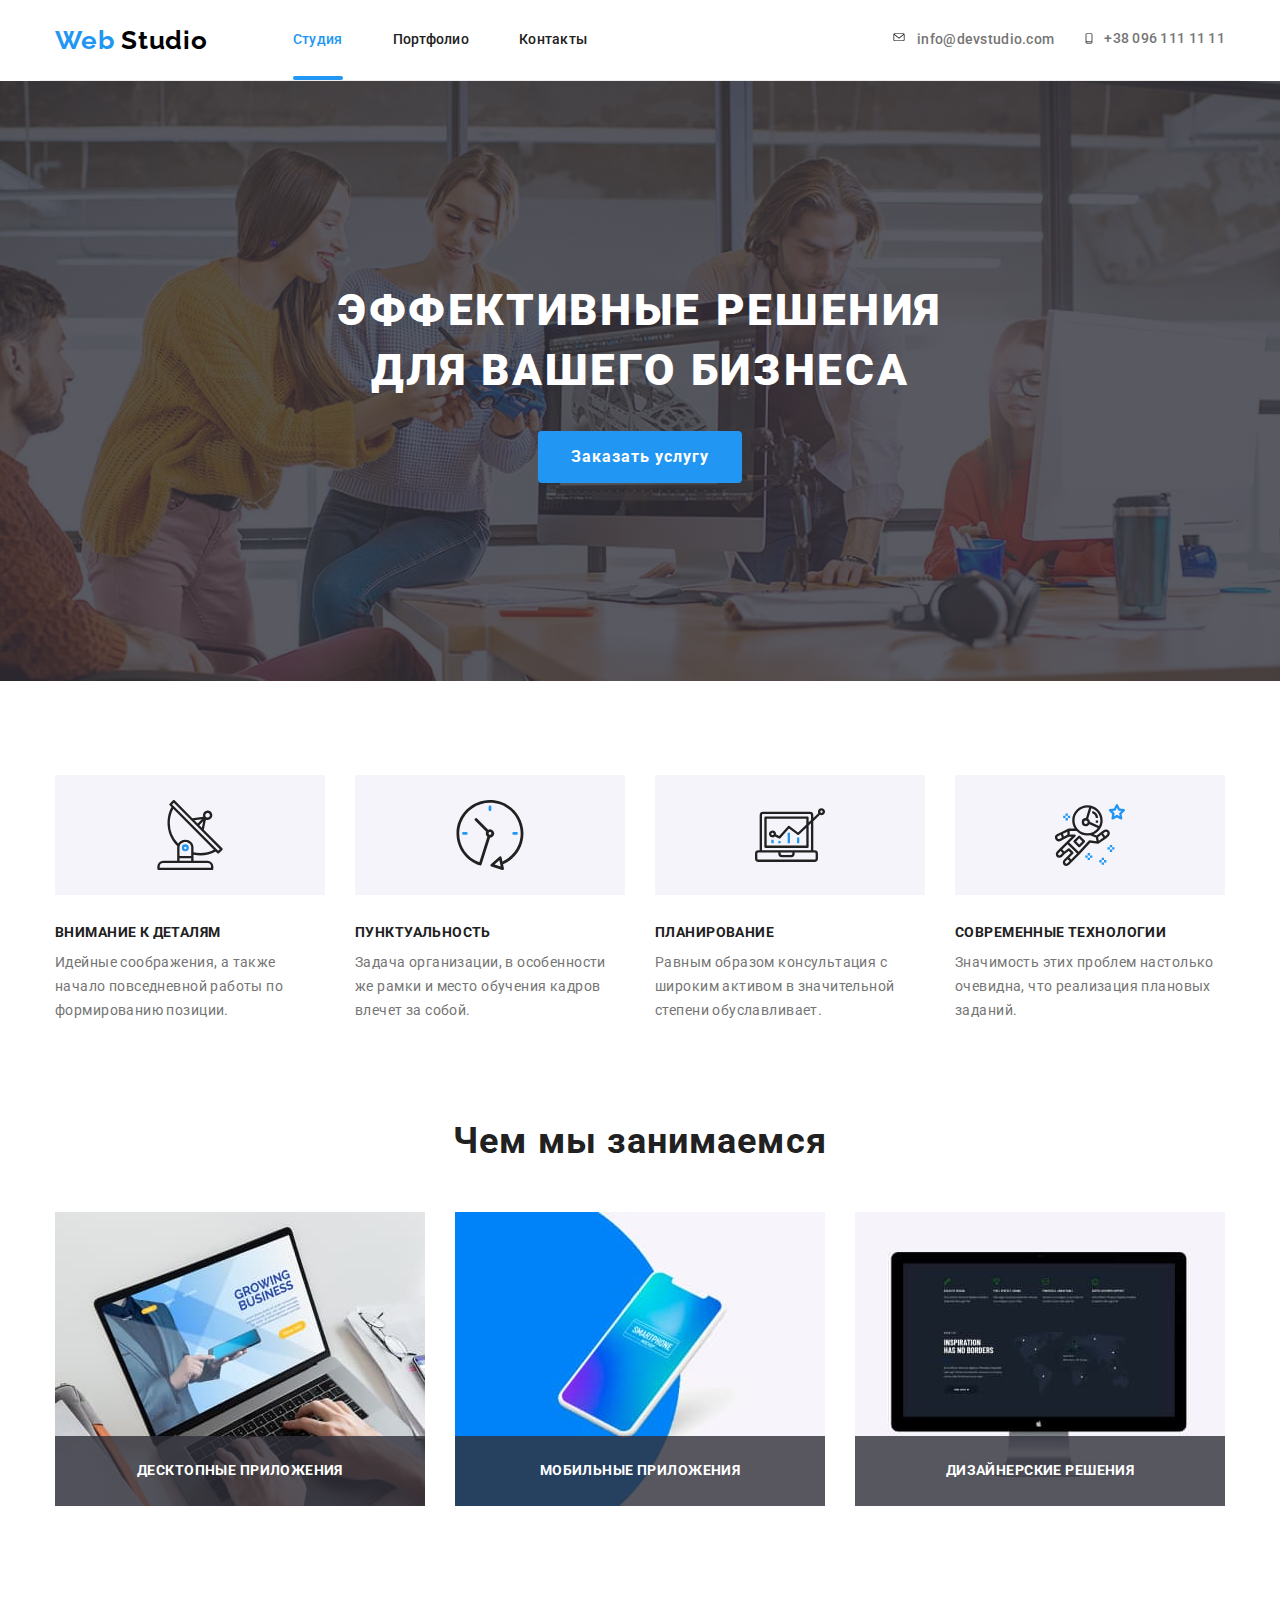
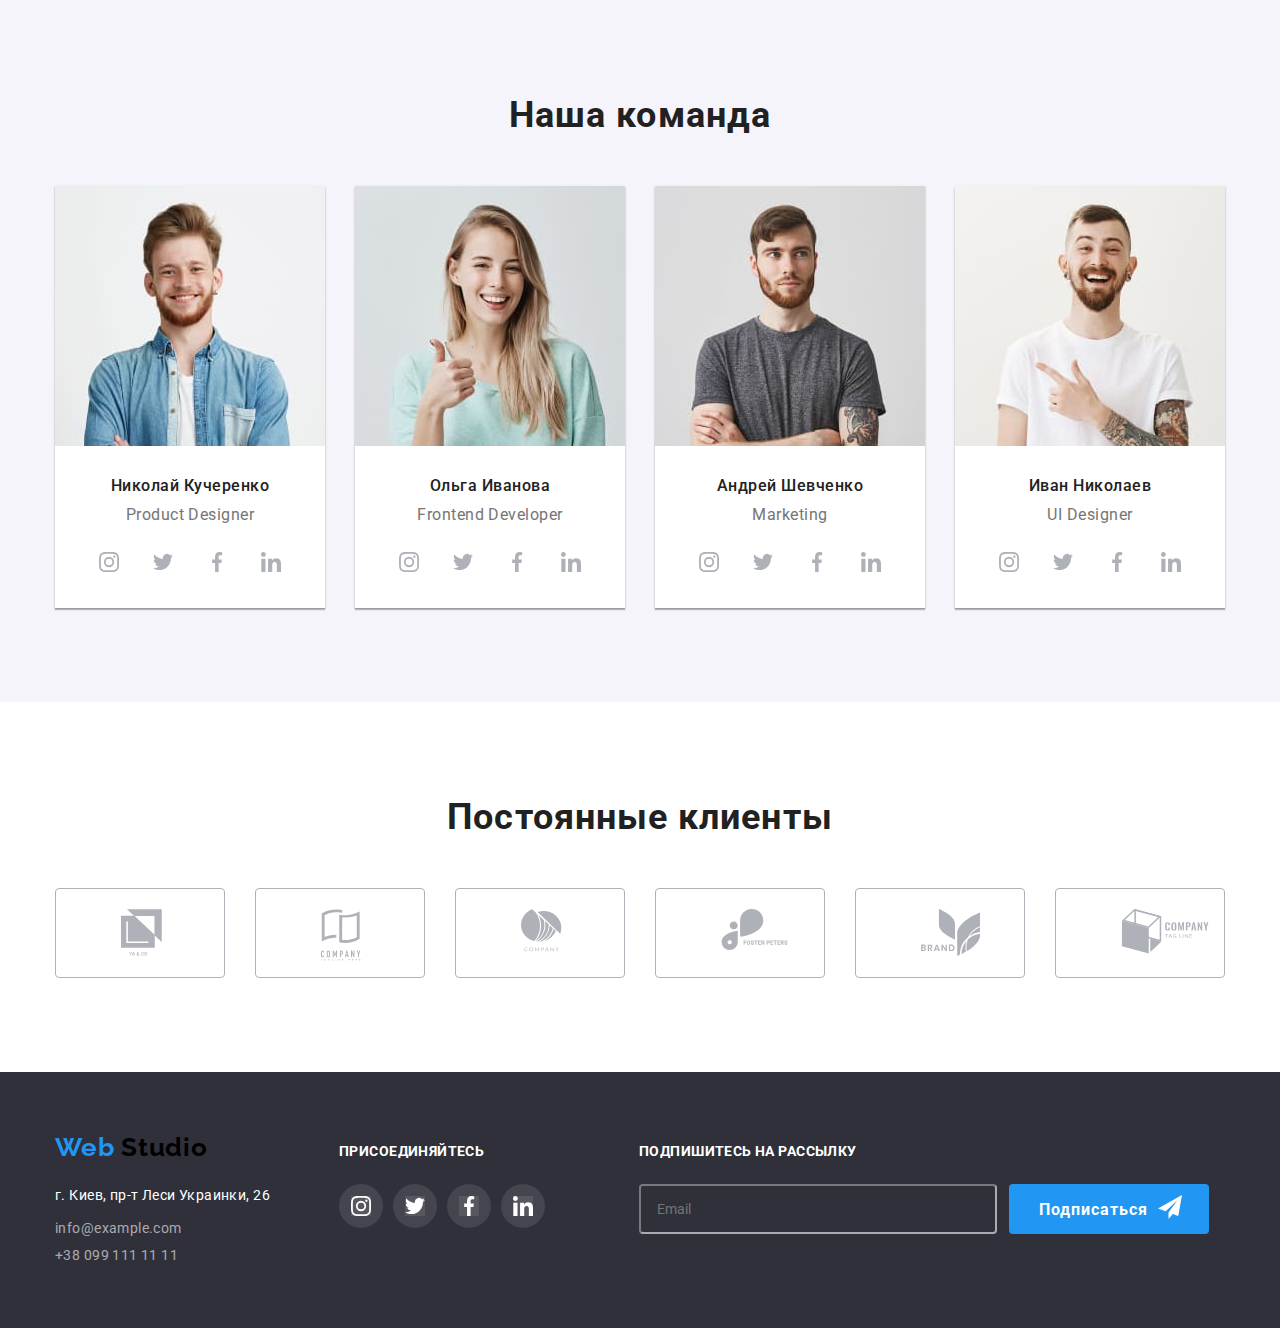
<file: index.html>
<!DOCTYPE html>
<html lang="ru">
  <head>
    <meta charset="UTF-8" />
    <meta name="viewport" content="width=device-width, initial-scale=1.0" />
    <title>Document</title>
    <link
      href="https://fonts.googleapis.com/css2?family=Raleway:wght@700&family=Roboto:wght@400;500;700;900&display=swap"
      rel="stylesheet"
    />
    <link
      rel="stylesheet"
      href="https://cdnjs.cloudflare.com/ajax/libs/modern-normalize/0.6.0/modern-normalize.min.css"
    />
    <link rel="stylesheet" href="./css/styles.css" />
  </head>
  <body class="page">
    <!--Шапка сайта-->

    <header>
      <div class="main container">
        <nav class="nav">
          <a href="" class="logo"><span class="aktcent">Web</span> Studio</a>
          <ul class="site-nav list">
            <li class="item">
              <a href="" class="link-nav current">Студия</a>
            </li>
            <li class="item">
              <a href="./portfolio.html" class="link-nav">Портфолио</a>
            </li>
            <li class="item">
              <a href="" class="link-nav">Контакты</a>
            </li>
          </ul>
        </nav>
        <ul class="contact list">
          <li class="item">
            <a href="" class="link-contact">
              <svg class="email-icon">
                <use href="./img/sprite.svg#icon-envelope">
                </use>
              </svg>
              info@devstudio.com</a>
          </li>
          <li class="item">
            <a href="" class="link-contact">
              <svg class="smartphone-icon">
                <use href="./img/sprite.svg#icon-smartphone">

                </use>
              </svg>
              +38 096 111 11 11</a>
          </li>
        </ul>
      </div>
    </header>

    <main>
      <!--Наша компания-->
      <section class="company">
        <div class="container company-item">
          <h1 class="company-title container">
            Эффективные решения для вашего бизнеса
          </h1>
          <button class="button" data-open-modal>Заказать услугу</button>
          <!-- <a href="" class="button" data-open-modal>Заказать услугу</a> -->
        </div>
      </section>

      <!--Идейные соображения-->
      <section class="advantage section">
        <div class="container advantage-info">

          <ul class="list advantage-item">
            <li class="advantages">
              <div class="advantages-card">
              <svg class="advantages-icon" width=70px height=70px>
                <use href="./img/sprite.svg#icon-antenna">
                </use>
              </svg>
              </div>
              <h3 class="section-subtitle">Внимание к деталям</h3>
              <p class="advantage-text">
                Идейные соображения, а также начало повседневной работы по
                формированию позиции.
              </p>
            </li>
            <li class="advantages">
              <div class="advantages-card">
                <svg class="advantages-icon" width=70px height=70px>
                  <use href="./img/sprite.svg#icon-clock">
                  </use>
                </svg>
              </div>
              <h3 class="section-subtitle">Пунктуальность</h3>
              <p class="advantage-text">
                Задача организации, в особенности же рамки и место обучения
                кадров влечет за собой.
              </p>
            </li>
            <li class="advantages">
              <div class="advantages-card">
                <svg class="advantages-icon" width=70px height=70px>
                  <use href="./img/sprite.svg#icon-diagram">
                  </use>
                </svg>
              </div>
              <h3 class="section-subtitle">Планирование</h3>
              <p class="advantage-text">
                Равным образом консультация с широким активом в значительной
                степени обуславливает.
              </p>
            </li>
            <li class="advantages">
              <div class="advantages-card">
                <svg class="advantages-icon" width=70px height=70px>
                  <use href="./img/sprite.svg#icon-astronaut">
                  </use>
                </svg>
              </div>
              <h3 class="section-subtitle">Современные технологии</h3>
              <p class="advantage-text">
                Значимость этих проблем настолько очевидна, что реализация
                плановых заданий.
              </p>
            </li>
          </ul>
        </div>
      </section>

      <!--Чем мы занимаемся-->
      <section class="aboutus section">
        <div class="container">
          <h2 class="section-title">Чем мы занимаемся</h2>
          <ul class="list aboutus-item">
            <li class="product">
              <img
                class="product-image"
                src="./img/img5.jpg"
                alt="Ноутбук"
                width="370"
              />
              <p class="list-item-aboutus">Десктопные приложения</p>
            </li>
            <li class="product">
              <img
                class="product-image"
                src="./img/img6.jpg"
                alt="Мобильный телефон"
                width="370"
              />
              <p class="list-item-aboutus">Мобильные приложения</p>
            </li>
            <li class="product">
              <img
                class="product-image"
                src="./img/img7.jpg"
                alt="Монитор"
                width="370"
              />
              <p class="list-item-aboutus">Дизайнерские решения</p>
            </li>
          </ul>
        </div>
      </section>

      <!--Наша команда-->
      <section class="our-team section">
        <div class="container">
          <h2 class="section-title">Наша команда</h2>
          <ul class="list team-person">
            <li class="person-item">
              <img
                class="team-photo"
                src="./img/img8.jpg"
                alt="Фото Николая Кучеренко"
                width="270"
              />
              <h3 class="team-title">Николай Кучеренко</h3>
              <p class="team-text">Product Designer</p>
              <ul class="list social-link">
                <li class="social-link-list ">
                  <a href="" class="icon-social-link" aria-label="Ссылка на Инстаграм">
                    <svg width=20px height=20px>
                      <use href="./img/sprite.svg#icon-insta">
                      </use>
                    </svg>
                  </a>
                </li>
                <li class="social-link-list ">
                  <a href="" class="icon-social-link" aria-label="Ссылка на Твиттер">
                    <svg width=20px height=20px>
                      <use href="./img/sprite.svg#icon-twitt">
                      </use>
                    </svg>
                  </a>
                </li>
                <li class="social-link-list ">
                  <a href="" class="icon-social-link" aria-label="Ссылка на Фейсбук">
                    <svg width=20px height=20px>
                      <use href="./img/sprite.svg#icon-faceb">
                      </use>
                    </svg>
                  </a>
                </li>
                <li class="social-link-list">
                  <a href="" class="icon-social-link" aria-label="Ссылка на Линкедин">
                    <svg width=20px height=20px>
                      <use href="./img/sprite.svg#icon-linkedin">
                      </use>
                    </svg>
                  </a>
                </li>
              </ul>
            </li>
            <li class="person-item">
              <img
                class="team-photo"
                src="./img/img9.jpg"
                alt="Фото Ольги Ивановой"
                width="270"
              />
              <h3 class="team-title">Ольга Иванова</h3>
              <p class="team-text">Frontend Developer</p>
              <ul class="list social-link">
                <li class="social-link-list ">
                  <a href="" class="icon-social-link" aria-label="Ссылка на Инстаграм">
                    <svg width=20px height=20px>
                      <use href="./img/sprite.svg#icon-insta">
                      </use>
                    </svg>
                  </a>
                </li>
                <li class="social-link-list ">
                  <a href="" class="icon-social-link" aria-label="Ссылка на Твиттер">
                    <svg width=20px height=20px>
                      <use href="./img/sprite.svg#icon-twitt">
                      </use>
                    </svg>
                  </a>
                </li>
                <li class="social-link-list ">
                  <a href="" class="icon-social-link" aria-label="Ссылка на Фейсбук">
                    <svg width=20px height=20px>
                      <use href="./img/sprite.svg#icon-faceb">
                      </use>
                    </svg>
                  </a>
                </li>
                <li class="social-link-list">
                  <a href="" class="icon-social-link" aria-label="Ссылка на Линкедин">
                    <svg width=20px height=20px>
                      <use href="./img/sprite.svg#icon-linkedin">
                      </use>
                    </svg>
                  </a>
                </li>
              </ul>
            </li>
            <li class="person-item">
              <img
                class="team-photo"
                src="./img/img10.jpg"
                alt="Фото Андрея Шевченко"
                width="270"
              />
              <h3 class="team-title">Андрей Шевченко</h3>
              <p class="team-text">Marketing</p>
              <ul class="list social-link">
                <li class="social-link-list ">
                  <a href="" class="icon-social-link" aria-label="Ссылка на Инстаграм">
                    <svg width=20px height=20px>
                      <use href="./img/sprite.svg#icon-insta">
                      </use>
                    </svg>
                  </a>
                </li>
                <li class="social-link-list ">
                  <a href="" class="icon-social-link" aria-label="Ссылка на Твиттер">
                    <svg width=20px height=20px>
                      <use href="./img/sprite.svg#icon-twitt">
                      </use>
                    </svg>
                  </a>
                </li>
                <li class="social-link-list ">
                  <a href="" class="icon-social-link" aria-label="Ссылка на Фейсбук">
                    <svg width=20px height=20px>
                      <use href="./img/sprite.svg#icon-faceb">
                      </use>
                    </svg>
                  </a>
                </li>
                <li class="social-link-list">
                  <a href="" class="icon-social-link" aria-label="Ссылка на Линкедин">
                    <svg width=20px height=20px>
                      <use href="./img/sprite.svg#icon-linkedin">
                      </use>
                    </svg>
                  </a>
                </li>
              </ul>
            </li>
            <li class="person-item">
              <img
                class="team-photo"
                src="./img/img11.jpg"
                alt="Фото Ивана Николаева"
                width="270"
              />
              <h3 class="team-title">Иван Николаев</h3>
              <p class="team-text">UI Designer</p>
              <ul class="list social-link">
                <li class="social-link-list ">
                  <a href="" class="icon-social-link" aria-label="Ссылка на Инстаграм">
                    <svg width=20px height=20px>
                      <use href="./img/sprite.svg#icon-insta">
                      </use>
                    </svg>
                  </a>
                </li>
                <li class="social-link-list ">
                  <a href="" class="icon-social-link" aria-label="Ссылка на Твиттер">
                    <svg width=20px height=20px>
                      <use href="./img/sprite.svg#icon-twitt">
                      </use>
                    </svg>
                  </a>
                </li>
                <li class="social-link-list ">
                  <a href="" class="icon-social-link" aria-label="Ссылка на Фейсбук">
                    <svg width=20px height=20px>
                      <use href="./img/sprite.svg#icon-faceb">
                      </use>
                    </svg>
                  </a>
                </li>
                <li class="social-link-list">
                  <a href="" class="icon-social-link" aria-label="Ссылка на Линкедин">
                    <svg width=20px height=20px>
                      <use href="./img/sprite.svg#icon-linkedin">
                      </use>
                    </svg>
                  </a>
                </li>
              </ul>
        </div>
      </section>

      <!--Постоянные клиенты-->
      <section class="customers">
        <div class="container">
          <h2 class="section-title">Постоянные клиенты</h2>
          <ul class="list customers-list">
            <li class="item">
              <a class="button-customers" href=""
                ><svg  width=45px height=50px>
                  <use  href="./img/sprite.svg#icon-logo1"></use>
                </svg>
              </a>
            </li>
            <li class="item">
              <a class="button-customers" href="">
                <svg width=40px height=52px>
                  <use href="./img/sprite.svg#icon-logo2"></use>
                </svg>
              </a>
            </li>
            <li class="item">
              <a class="button-customers" href="">
                <svg width=41px height=43px>
                  <use href="./img/sprite.svg#icon-logo3"></use>
                </svg>
              </a>
            </li>
            <li class="item">
              <a class="button-customers" href="">
                <svg width=80px height=42px>
                  <use href="./img/sprite.svg#icon-logo4"></use>
                </svg>
              </a>
            </li>
            <li class="item">
              <a class="button-customers" href="">
                <svg width=59px height=47px>
                  <use href="./img/sprite.svg#icon-logo5"></use>
                </svg>
              </a>
            </li>
            <li class="item">
              <a class="button-customers" href="">
                <svg width=89px height=45px>
                  <use href="./img/sprite.svg#icon-logo6"></use>
                </svg>
              </a>
            </li>
          </ul>
        </div>
      </section>
    </main>

    <!--Футер-->
    <footer>
      <div class="footer-content container">
        <div class="footer-address">
          <a href="" class="logo"><span class="aktcent">Web</span> Studio</a>
          <address class="address">
            <ul class="list">
              <li class="list-address">г. Киев, пр-т Леси Украинки, 26 </li>
              <li class="list-address"><a href="mailto:info@example.com" class="address-link">info@example.com</a></li>
              <li class="list-address"><a href="tel:+380991111111" class="address-link">+38 099 111 11 11</a></li>
            </ul>
          </address>
        </div>
    
        <div class="subscription">
          <div class="action">
            <b>ПРИСОЕДИНЯЙТЕСЬ</b>
          </div>
          <ul class="list social-link-reverce">
            <li class="social-link-reverce">
              <a href="" class="icon-social-link reverse" aria-label="Ссылка на Инстаграм">
                <svg class="icon-social-item reverse" width=20px height=20px>
                  <use href="./img/sprite.svg#icon-insta">
                  </use>
                </svg>
              </a>
            </li>
            <li class="social-link-reverce">
              <a href="" class="icon-social-link reverse" aria-label="Ссылка на Твиттер">
                <svg class="icon-social-item reverse" width=20px height=20px>
                  <use href="./img/sprite.svg#icon-twitt">
                  </use>
                </svg>
              </a>
            </li>
            <li class="social-link-reverce">
              <a href="" class="icon-social-link reverse" aria-label="Ссылка на Фейсбук">
                <svg class="icon-social-item reverse" width=20px height=20px>
                  <use href="./img/sprite.svg#icon-faceb">
                  </use>
                </svg>
              </a>
            </li>
            <li class="social-link-reverce">
              <a href="" class="icon-social-link reverse" aria-label="Ссылка на Линкедин">
                <svg class="icon-social-item reverse" width=20px height=20px>
                  <use href="./img/sprite.svg#icon-linkedin">
                  </use>
                </svg>
              </a>
            </li>
          </ul>
        </div>

          
            <form class="mailing js-speaker-form">
              <div class="action">
                <b>ПОДПИШИТЕСЬ НА РАССЫЛКУ</b>
              </div>

              <div class="footer-action">
                <label class="form-footer">
                <input type="email" class="input-footer" name="email" id="email" placeholder="Email"/>
                <!-- <span class="email-footer">E-mail</span> -->
                </label>


                <button type="submit" class="button-footer data-open-modal">
                  Подписаться
                  <svg class="icon-send">
                    <use href="./img/sprite.svg#icon-icon-send-1" width=24 px height=24px></use>
                  </svg>
                </button>
                
              </div>
            </form>
           
          
      </div>
    
      <!-- <p class="developed container"> 
        2020 &#10072; Developed by GoIT Students
      </p>-->
    </footer>

    <!-- Модальное окно -->
    <div class="backdrop is-hidden" data-backdrop>
      <div class="modal">
        <button class="close" data-close-modal></button>
        
        <h2 class="modal-title">Оставьте свои данные, мы вам перезвоним</h2>

        <form class="form js-speacker-form">

          <label class="form-field">
            <input type="text" class="form-input" name="name" id="name" placeholder=" "  />
            <span class="form-label">Имя</span>
            <svg class="icon-form">
              <use href="./img/sprite.svg#icon-form-person" width=18px height=18px></use>
            </svg>
          </label>

          <label class="form-field">
            
            <input type="tel" class="form-input" name="tel" id="tel" placeholder=" " />
            <span class="form-label">Телефон</span>
            <svg class="icon-form">
              <use href="./img/sprite.svg#icon-form-phone" width=18px height=18px></use>
            </svg>
          </label>  

          <label class="form-field">
            
            <input type="email" class="form-input" name="email" id="email" placeholder=" "/>
            <span class="form-label">Почта</span>
            <svg class="icon-form">
              <use href="./img/sprite.svg#icon-form-email" width=18px height=18px></use>
            </svg>
          </label>


          <div class="form-field">
            
            <textarea name="comment" class="form-textarea" id="comment" cols="30" rows="10" placeholder=" "></textarea>
            
             <!-- <label for="comment" class="form-label comment">Комментарий</label> --> 
            <label for="comment" class="comment">Комментарий</label>
          </div>
        <!-- </form> -->
          
          <label class="policy">
            <input class="checkbox" type="checkbox" name="policy" id="policy" />
            <span class="icon-chek"></span>
            <span>Соглашаюсь с рассылкой и принимаю 
            <a href="" class="aktcent decoration">Условия договора</a></span>
          </label>

          <button type="submit" class="button submit">Отправить</button>
         
        </form>
      </div>
    </div>
  

    <script src="./css/modal.js"></script>

    <script>
      (() => {
        document
          .querySelector('.js-speaker-form')
          .addEventListener('submit', e => {
            e.preventDefault();

            new FormData(e.currentTarget).forEach((value, name) =>
              console.log(`${name}: ${value}`),
            );

            e.currentTarget.reset();
          });
      })();
    </script>
    

  </body>
</html>
</file>
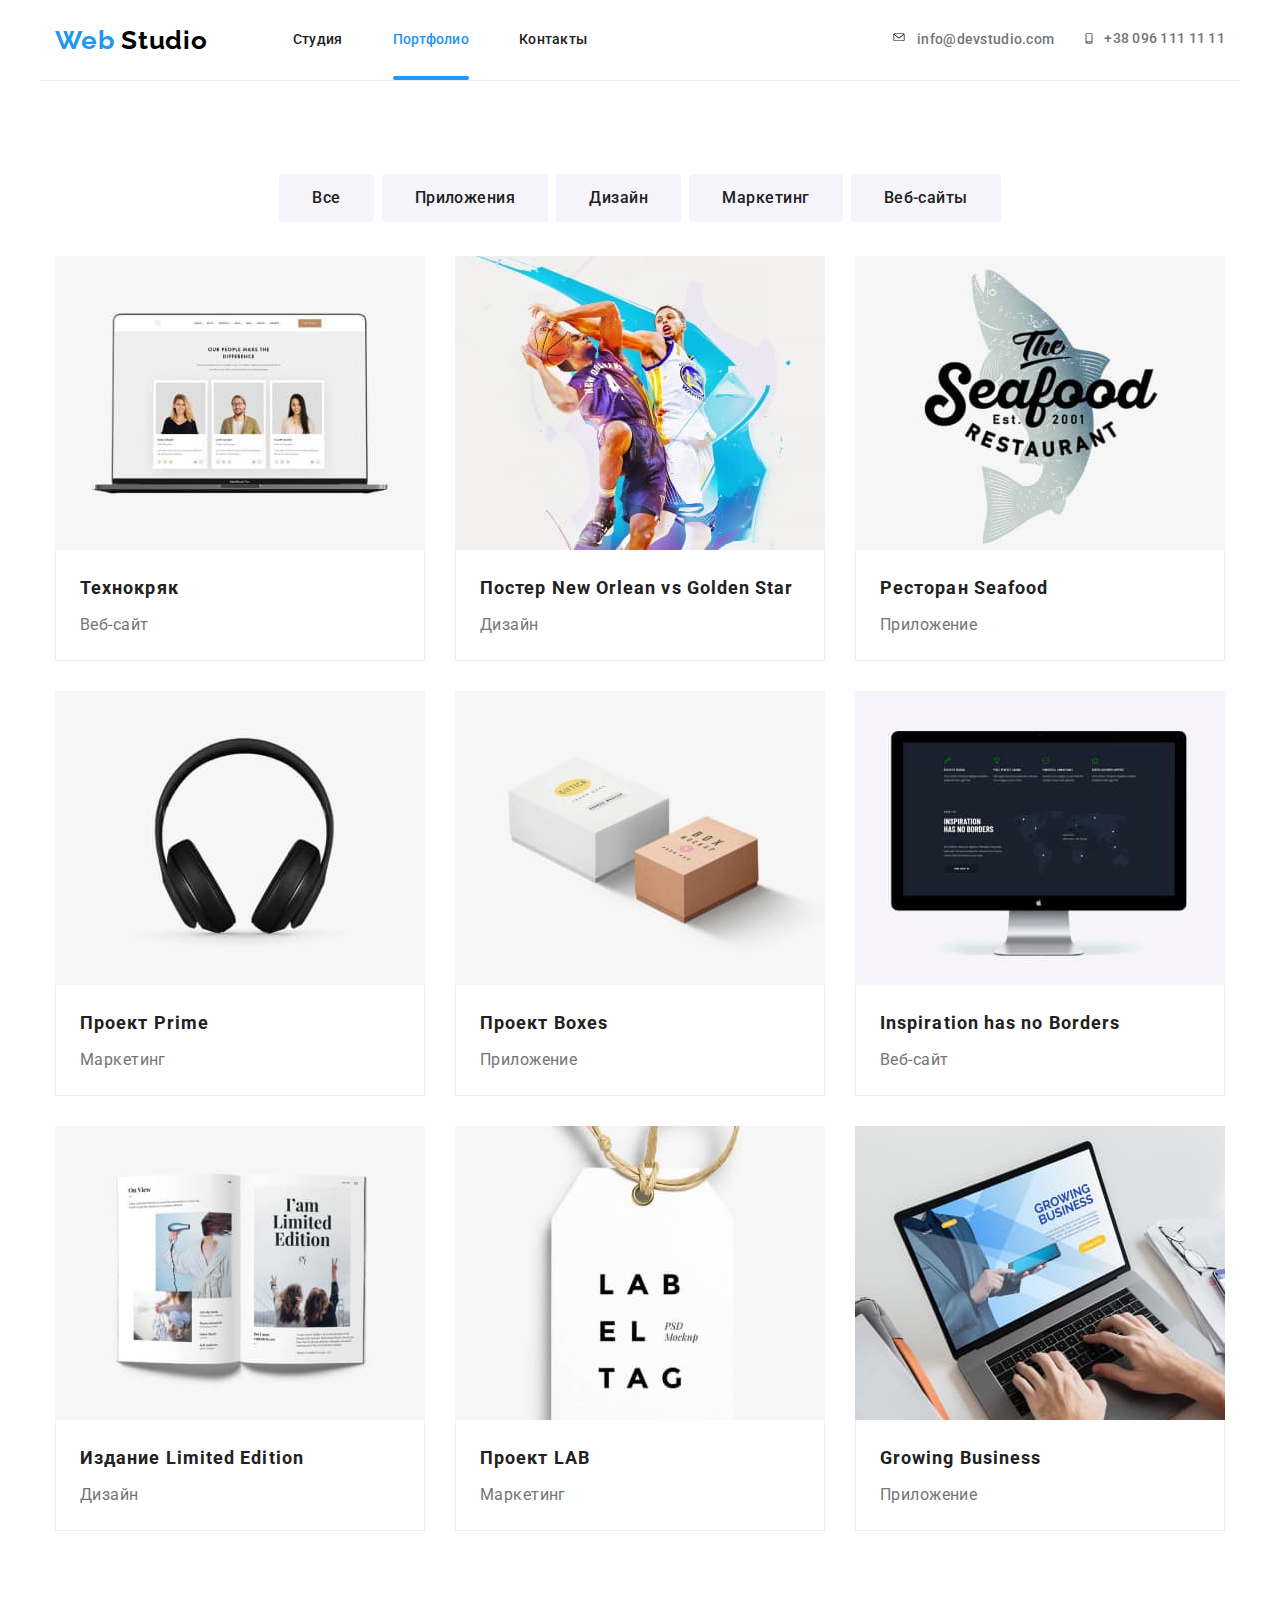
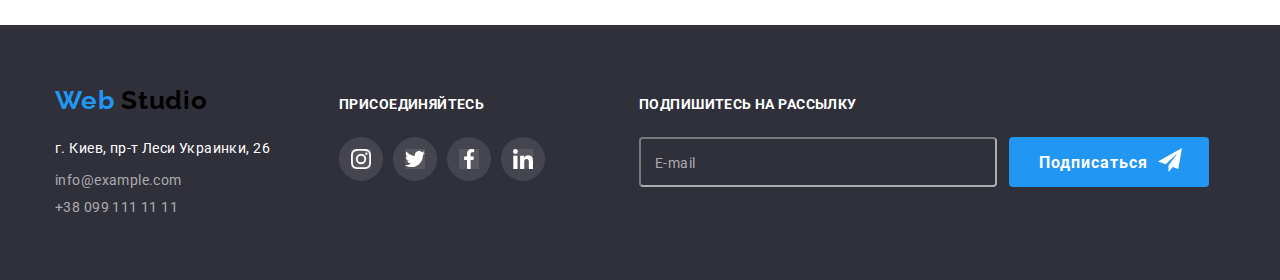
<file: portfolio.html>
<!DOCTYPE html>
<html lang="en">
  <head>
    <meta charset="UTF-8" />
    <meta name="viewport" content="width=device-width, initial-scale=1.0" />
    <title>Document</title>
    <link
      href="https://fonts.googleapis.com/css2?family=Raleway:wght@700&family=Roboto:wght@400;500;700;900&display=swap"
      rel="stylesheet"
    />
    <link rel="stylesheet" href="https://cdnjs.cloudflare.com/ajax/libs/modern-normalize/0.6.0/modern-normalize.min.css" />
    <link rel="stylesheet" href="./css/styles.css" />
  </head>
  <body class="page">
    <!--Шапка сайта-->
    <header>
      <div class="main container">
        <nav class="nav">
          <a href="" class="logo"><span class="aktcent">Web</span> Studio</a>
          <ul class="site-nav list">
            <li class="item"><a href="./index.html" class="link-nav">Студия</a></li>
            <li class="item">
              <a href="./portfolio.html" class="link-nav current">Портфолио</a>
            </li>
            <li class="item"><a href="" class="link-nav">Контакты</a></li>
          </ul>
        </nav>
        <ul class="contact list">
          <li class="item">
            <a href="" class="link-contact">
              <svg class="email-icon">
                <use href="./img/sprite.svg#icon-envelope">
                </use>
              </svg>
              info@devstudio.com</a>
          </li>
          <li class="item">
            <a href="" class="link-contact">
              <svg class="smartphone-icon">
                <use href="./img/sprite.svg#icon-smartphone">
        
                </use>
              </svg>
              +38 096 111 11 11</a>
          </li>
        </ul>
      </div>
    </header>

    <!--Портфолио  -->
    <main>
    <section class="section-portfolio">
      <div class="container main-portfolio">
        <ul class="list-product nav-portfolio">
          <li class="item"><button class="button-nav">Все</button></li>
          <li class="item"><button class="button-nav">Приложения</button></li>
          <li class="item"><button class="button-nav">Дизайн</button></li>
          <li class="item"><button class="button-nav">Маркетинг</button></li>
          <li class="item"><button class="button-nav">Веб-сайты</button></li>
        </ul>
        <h1 class="portfolio-header">Портфолио</h1>

        <ul class="list portfolio-item">
          <li class="works">
            <a href="" class="works-list"
              >
              
              <img class="works-image"
                src="./img/img12.jpg"
                alt="Дизайн сайта технокряк"
                width="370"/>
              <div class="overlay">
                <p class="technokryak">
                  Технокряк это современная площадка распространения коронавируса.
                  Компании используют эту платформу для цифрового шпионажа и атак на
                  защищённые сервера конкурентов.
                </p>
              </div>
              
              <div class="works-content">
                <p class="list-title">Технокряк</p>
                <p class="list-item">Веб-сайт</p>
              </div>
              
            
            
            </a>
          </li>
          <li class="works">
            <a href="" class="works-list">
            <img class="works-image"
              src="./img/img13.jpg"
              alt="Дизайн постера New Orlean vs Golden Star"
              width="370"
            />
            <div class="overlay">
              <p class="technokryak">
                Технокряк это современная площадка распространения коронавируса.
                Компании используют эту платформу для цифрового шпионажа и атак на
                защищённые сервера конкурентов.
              </p>
            </div>
            <div class="works-content">
              <p class="list-title">Постер New Orlean vs Golden Star</p>
              <p class="list-item">Дизайн</p>
            </div>
          
            
            </a>
          </li>
          <li class="works">
            <a href="" class="works-list">
            <img class="works-image"
              src="./img/img14.jpg"
              alt="Дизайн приложения ресторана Seafood"
              width="370"
            />
            <div class="overlay">
              <p class="technokryak">
                Технокряк это современная площадка распространения коронавируса.
                Компании используют эту платформу для цифрового шпионажа и атак на
                защищённые сервера конкурентов.
              </p>
            </div>
            <div class="works-content">
              <p class="list-title">Ресторан Seafood</p>
              <p class="list-item">Приложение</p>
            </div>
            
            
            </a>
          </li>
          <li class="works">
            <a href="" class="works-list">
            <img class="works-image" 
            src="./img/img15.jpg" 
            alt="Дизайн проекта Prime" 
            width="370" />
            <div class="overlay">
              <p class="technokryak">
                Технокряк это современная площадка распространения коронавируса.
                Компании используют эту платформу для цифрового шпионажа и атак на
                защищённые сервера конкурентов.
              </p>
            </div>
            <div class="works-content">
              <p class="list-title">Проект Prime</p>
              <p class="list-item">Маркетинг</p>
            </div>
            
            
            </a>
          </li>
          <li class="works">
            <a href="" class="works-list">
            <img class="works-image"
              src="./img/img16.jpg"
              alt="Дизайн приложения Boxes"
              width="370"
            />
            <div class="overlay">
              <p class="technokryak">
                Технокряк это современная площадка распространения коронавируса.
                Компании используют эту платформу для цифрового шпионажа и атак на
                защищённые сервера конкурентов.
              </p>
            </div>
            <div class="works-content">
              <p class="list-title">Проект Boxes</p>
              <p class="list-item">Приложение</p>
            </div>
            
            
            </a>
          </li>
          <li class="works">
            <a href="" class="works-list">
            <img class="works-image"
              src="./img/img17.jpg"
              alt="Дизайн веб-сата Inspiration has no Borders"
              width="370"
            />
            <div class="overlay">
              <p class="technokryak">
                Технокряк это современная площадка распространения коронавируса.
                Компании используют эту платформу для цифрового шпионажа и атак на
                защищённые сервера конкурентов.
              </p>
            </div>
            <div class="works-content">
              <p class="list-title">Inspiration has no Borders</p>
              <p class="list-item">Веб-сайт</p>
            </div>
            
            
            </a>
          </li>
          <li class="works">
            <a href="" class="works-list">
            <img class="works-image"
              src="./img/img18.jpg"
              alt="Дизайн издания Limited Edition"
              width="370"
            />
            <div class="overlay">
              <p class="technokryak">
                Технокряк это современная площадка распространения коронавируса.
                Компании используют эту платформу для цифрового шпионажа и атак на
                защищённые сервера конкурентов.
              </p>
            </div>
            <div class="works-content">
              <p class="list-title">Издание Limited Edition</p>
              <p class="list-item">Дизайн</p>
            </div>
            
            
            </a>
          </li>
          <li class="works">
            <a href="" class="works-list">
            <img class="works-image" 
            src="./img/img19.jpg" 
            alt="Дизайн проекта LAB" 
            width="370" />
            <div class="overlay">
              <p class="technokryak">
                Технокряк это современная площадка распространения коронавируса.
                Компании используют эту платформу для цифрового шпионажа и атак на
                защищённые сервера конкурентов.
              </p>
            </div>
            <div class="works-content">
              <p class="list-title">Проект LAB</p>
              <p class="list-item">Маркетинг</p>
            </div>
            
            
            </a>
          </li>
          <li class="works">
            <a href="" class="works-list">
            <img class="works-image"
              src="./img/img20.jpg"
              alt="Дизайн приложения Growing Business"
              width="370"
            />
            <div class="overlay">
              <p class="technokryak">
                Технокряк это современная площадка распространения коронавируса.
                Компании используют эту платформу для цифрового шпионажа и атак на
                защищённые сервера конкурентов.
              </p>
            </div>
            <div class="works-content">
              <p class="list-title">Growing Business</p>
              <p class="list-item">Приложение</p>
            </div>
            
            
            </a>
          </li>
        </ul>
      </div>
    <section>
    </main>

    <!-- Футер -->
    <footer>
      <div class="footer-content container">
        <div class="footer-address">
          <a href="" class="logo"><span class="aktcent">Web</span> Studio</a>
          <address class="address">
            <ul class="list">
              <li class="list-address">г. Киев, пр-т Леси Украинки, 26 </li>
              <li class="list-address"><a href="mailto:info@example.com" class="address-link">info@example.com</a></li>
              <li class="list-address"><a href="tel:+380991111111" class="address-link">+38 099 111 11 11</a></li>
            </ul>
          </address>
        </div>
    
        <div class="subscription">
          <div class="action">
            <b>ПРИСОЕДИНЯЙТЕСЬ</b>
          </div>
          <ul class="list social-link-reverce">
            <li class="social-link-reverce">
              <a href="" class="icon-social-link reverse" aria-label="Ссылка на Инстаграм">
                <svg class="icon-social-item reverse" width=20px height=20px>
                  <use href="./img/sprite.svg#icon-insta">
                  </use>
                </svg>
              </a>
            </li>
            <li class="social-link-reverce">
              <a href="" class="icon-social-link reverse" aria-label="Ссылка на Твиттер">
                <svg class="icon-social-item reverse" width=20px height=20px>
                  <use href="./img/sprite.svg#icon-twitt">
                  </use>
                </svg>
              </a>
            </li>
            <li class="social-link-reverce">
              <a href="" class="icon-social-link reverse" aria-label="Ссылка на Фейсбук">
                <svg class="icon-social-item reverse" width=20px height=20px>
                  <use href="./img/sprite.svg#icon-faceb">
                  </use>
                </svg>
              </a>
            </li>
            <li class="social-link-reverce">
              <a href="" class="icon-social-link reverse" aria-label="Ссылка на Линкедин">
                <svg class="icon-social-item reverse" width=20px height=20px>
                  <use href="./img/sprite.svg#icon-linkedin">
                  </use>
                </svg>
              </a>
            </li>
          </ul>
        </div>

        <form class="mailing js-speaker-form">
          <div class="action">
            <b>ПОДПИШИТЕСЬ НА РАССЫЛКУ</b>
          </div>
        
          <div class="footer-action">
            <label class="form-footer">
              <input type="email" class="input-footer" name="email" id="email" />
              <span class="email-footer">E-mail</span>
            </label>
        
        
            <button type="submit" class="button-footer data-open-modal">
              Подписаться
              <svg class="icon-send">
                <use href="./img/sprite.svg#icon-icon-send-1" width=24 px height=24px></use>
              </svg>
            </button>
        
          </div>
        </form>

      </div>
        
          <!-- <p class="developed container"> 
            2020 &#10072; Developed by GoIT Students
          </p>-->
    </footer>

<script>
  (() => {
    document
      .querySelector('.js-speaker-form')
      .addEventListener('submit', e => {
        e.preventDefault();

        new FormData(e.currentTarget).forEach((value, name) =>
          console.log(`${name}: ${value}`),
        );

        e.currentTarget.reset();
      });
  })();
</script>

  </body>
</html>
</file>
<file: css/styles.css>
:root {
  --primary-text-color: #212121;
  --secondary-text-color: #757575;
  --primary-bg-color: #ffffff;
  --primary-accent-color: #2196f3;
  --timing-function: cubic-bezier(0.4, 0, 0.2, 1);
}
/* цвет основного текста #212121 */
/* вторичный цвет текста #757575 */
/* белый #FFFFFF */
/* акцент #2196F3 */

.page {
  background-color: var(--primary-bg-color);
  color: var(--primary-text-color);
  font-family: Roboto, sans-serif;
  font-weight: 400;
  font-size: 14px;
  line-height: 1.71;
  letter-spacing: 0.03em;
}

.container {
  margin-left: auto;
  margin-right: auto;
  width: 1200px;
  padding-left: 15px;
  padding-right: 15px;

  /* outline: 2px solid tomato; */
}

/* цвет секции для разметки (мне в помощь)*/
/*  
.company {
  background-color: brown;
}
.advantage {
  background-color: chartreuse;
}
.aboutus {
  background-color: darkblue;
}

.customers {
  background-color: gold;
}
*/

/*  */

.company {
  background-image: linear-gradient(
      rgba(47, 48, 58, 0.8),
      rgba(47, 48, 58, 0.8)
    ),
    url(../img/header-img.jpg);

  /* background-image: url(../img/header-img.jpg); */
  /* background: rgba(47, 48, 58, 0.8); */
  background-position: center;
  max-width: 1600px;
  margin-left: auto;
  margin-right: auto;
}

.our-team {
  background-color: #f5f4fa;
}

.person-item {
  background-color: var(--primary-bg-color);
  box-shadow: 0px 2px 1px rgba(0, 0, 0, 0.2), 0px 1px 1px rgba(0, 0, 0, 0.14),
    0px 1px 3px rgba(0, 0, 0, 0.12);
}

.advantage-item {
  display: flex;
}

.advantages {
  width: 270px;
  margin-right: 30px;
}

.advantages:last-child {
  margin-right: 0px;
}

.aboutus-item {
  display: flex;
}

.block {
  padding-top: 25px;
  padding-bottom: 25px;
  padding-left: 100px;
  margin-bottom: 30px;
  background-color: #f5f4fa;
  border-radius: 4px;
}

.advantage-img-item:not(:first-child) {
  margin-left: 30px;
}

. .list-item {
  margin-top: 0;
  margin-bottom: 0;
}

.list .product:not(:first-child) {
  margin-left: 30px;
}

.person-item:not(:first-child) {
  margin-left: 30px;
}

a {
  text-decoration: unset;
}

.logo {
  color: #000000;
  font-family: Raleway, sans-serif;
  letter-spacing: 0.03em;

  font-weight: bold;
  font-size: 26px;
  line-height: 1.19;
}

.aktcent {
  color: var(--primary-accent-color);
}

.list,
.list-product {
  padding: 0;
  margin: 0;
  list-style: none;
}

.team-person {
  display: flex;
}

.site-nav,
.contact {
  font-family: Roboto;

  font-weight: 500;
  font-size: 14px;
  line-height: 1.14;
  letter-spacing: 0.02em;

  /* transition-property: color; 
  transition-duration: 250ms;
  transition-timing-function: cubic-bezier(0.4, 0, 0.2, 1);*/
}

.link-nav {
  color: var(--primary-text-color);
  position: relative;

  /* background-color: indianred; */
  display: block;
  padding-top: 32px;
  padding-bottom: 32px;

  /* transition-property: color; 
  transition-duration: 250ms;
  transition-timing-function: var(--timing-function); или*/

  transition: color 250ms var(--timing-function);
}

/* при ховере появляется бегунок под ссылкой в хедере */

/* .link-nav::after { 
  content: '';
  position: absolute;
  left: 0;
  bottom: 0;

  display: block;
  width: 100%;
  height: 4px;
  border-radius: 2px;
  background-color: var(--primary-accent-color);*/

/* display: none; или*/

/* opacity: 0; */
/* transform: scaleX(0); 
}*/

/* .link-nav:hover::after, 
.link-nav:focus::after {*/
/* display: block; или*/
/* opacity: 1; */
/* transform: scaleX(1); 
}*/

.link-contact {
  color: var(--secondary-text-color);
  display: inline-flex; /*исп для иконок*/
  background-size: contain; /*исп для иконок*/

  transition-property: color;
  transition-duration: 250ms;
  transition-timing-function: var(--timing-function);
}

.email-icon {
  display: block;
  margin-right: 10px;
  width: 16px;
  height: 11px;
  /* fill: var(--secondary-text-color); */
  color: currentColor;

  transition-property: color;
  transition-duration: 250ms;
  transition-timing-function: var(--timing-function);
}

.smartphone-icon {
  margin-right: 10px;
  width: 10px;
  height: 15px;
  /* fill: var(--secondary-text-color); */
  color: currentColor;
}

.contact .item + .item {
  margin-left: 30px;
}

.site-nav.list {
  margin-left: 85px;
}

.site-nav .link-nav:hover,
.site-nav .link-nav:focus {
  color: var(--primary-accent-color);
}

.site-nav .link-nav.current {
  color: var(--primary-accent-color);
}

.link-nav.current::after {
  content: '';
  position: absolute;
  left: 0;
  bottom: 0;

  display: inline-block;
  width: 100%;
  height: 4px;
  border-radius: 2px;
  background-color: var(--primary-accent-color);
}

.link-contact:hover,
.link-contact:focus {
  color: var(--primary-accent-color);
  fill: var(--primary-accent-color);
}

.email-icon:hover,
.smartphone-icon:hover {
  fill: var(--primary-accent-color);
}

.site-nav {
  display: flex;
}

.nav {
  display: flex;
  align-items: center;
}

.contact {
  display: flex;
  margin-left: auto;
}

.main {
  display: flex;
  align-items: center;

  border-bottom: 1px solid #ececec;
}

.site-nav .item:last-child {
  margin-right: 0;
}
.site-nav .item + .item {
  margin-left: 50px;
}

.company {
  text-align: center;
}

/* .container .company-title { 
  width: 696;
}*/

.company-item {
  height: 600px;
  padding-top: 200px;
  padding-bottom: 200px;
}

.company-title {
  color: var(--primary-bg-color);
  margin-top: 0;
  margin-bottom: 30px;

  width: 696px;
  font-family: Roboto;

  font-weight: 900;
  font-size: 44px;
  line-height: 1.36;

  letter-spacing: 0.06em;
  text-transform: uppercase;
}
.section-title {
  color: var(--primary-text-color);
  margin-top: 0;
  margin-bottom: 50px;

  font-weight: 700;
  font-size: 36px;
  line-height: 1.17;
  text-align: center;
  letter-spacing: 0.03em;
}

.section-subtitle {
  color: var(--primary-text-color);

  margin-top: 0;
  margin-bottom: 10px;

  font-weight: 700;
  font-size: 14px;
  line-height: 1.14;
  /* text-align: center; */
  letter-spacing: 0.03em;
  text-transform: uppercase;
}

.advantage-text {
  margin-top: 0;
  margin-bottom: 0;
  font-weight: 400;
  font-size: 14px;
  line-height: 1.71;
  /* or 171% */

  letter-spacing: 0.03em;

  color: var(--secondary-text-color);
}

.advantage {
  margin-top: 0;
  margin-bottom: 0px;
}

.section {
  padding-top: 94px;
  padding-bottom: 94px;
}

.aboutus {
  padding-top: 0px;
}

/*Наша команда */

.team-photo {
  display: block;
  margin-top: 0;
  margin-bottom: 30px;
}

.team-title {
  color: var(--primary-text-color);
  margin-top: 0;
  margin-bottom: 10px;

  font-weight: 500;
  font-size: 16px;
  line-height: 1.19;
  text-align: center;
  letter-spacing: 0.03em;
}

.team-text {
  font-weight: 400;
  font-size: 16px;
  line-height: 1.19;
  text-align: center;
  letter-spacing: 0.03em;
  color: var(--secondary-text-color);

  margin-top: 0;
  margin-bottom: 16px;
}

.button {
  color: var(--primary-bg-color);
  background-color: var(--primary-accent-color);
  font-family: inherit;

  border-radius: 4px;
  min-width: 200px;
  border: 1px solid transparent;

  display: inline-block;
  padding: 10px 32px;

  font-weight: 700;
  font-size: 16px;
  line-height: 1.87;
  text-align: center;
  letter-spacing: 0.06em;
}

.advantage-img-item .advantage {
  font-weight: 400;
  font-size: 14px;
  line-height: 1.71;

  letter-spacing: 0.03em;
}

.advantages-card {
  background-color: #f5f4fa;
  height: 120px;
  width: 270px;
  padding: 25px 100px;
  margin-bottom: 30px;
}

.advantage-info {
  height: 251px;
}

.social-icon {
  display: block;
  background-color: var(--primary-bg-color);
  border-radius: 50%;
  height: 44px;
  width: 44px;
  background-size: 20px;

  background-repeat: no-repeat;
  background-position: center;
}

.test {
  display: block;
  width: 44px;
  height: 44px;
  background-position: center;
  background-color: violet;
}

.icon-social-link:hover,
.icon-social-link:focus {
  background-color: var(--primary-accent-color);
  fill: var(--primary-bg-color);
}

.icon-social-link {
  display: block;
  width: 44px;
  height: 44px;
  padding: 12px;
  border-radius: 50%;
  fill: #afb1b8;

  transition-property: background-color fill;
  transition-duration: 250ms;
  transition-timing-function: var(--timing-function);
}

.list-item-aboutus {
  margin-top: 0;
  margin-bottom: 0;

  position: absolute;
  width: 370px;
  height: 70px;
  bottom: 0px;
  padding-top: 27px;

  font-weight: 700;
  font-size: 14px;
  line-height: 1.14;
  text-align: center;
  letter-spacing: 0.03em;
  text-transform: uppercase;
  color: var(--primary-bg-color);
  background: rgba(47, 48, 58, 0.8);
}

.product {
  position: relative;
}

.product-image {
  display: block;
}

.social-link {
  display: flex;
  align-items: center;
}

.social-link-list {
  margin-right: 10px;
  padding-bottom: 24px;
}

.social-link-list:last-child {
  margin-right: 32;
}

.social-link-list:first-child {
  margin-left: 32px;
}

/* .social-link .social-nav:hover, 
.social-link .social-nav:focus {
  color: var(--primary-accent-color);
}*/

.social-nav {
  display: block;
}

/* Постоянные клиенты */

.customers-list {
  display: flex;
  align-items: center;
  justify-content: space-between;
}

.customers-list .item:first-child {
  height: 90px;
}

.customers-list .item:not(:last-child) {
  margin-right: 30px;
}

.customers-link {
  display: block;
  width: 170px;
  height: 90px;
  /* border: 1px solid purple; */
}

.customers {
  padding-bottom: 94px;
  padding-top: 94px;
}

/* страница портфолио */

.section-portfolio {
  padding-bottom: 94px;
}

.main-portfolio {
  padding-top: 93px;
}

.portfolio-header {
  margin: 0;
  height: 0;
  color: transparent;
}

.nav-portfolio {
  display: flex;
  justify-content: center;
  margin-bottom: 34px;
}

.nav-portfolio .item + .item {
  margin-left: 8px;
}

.portfolio-item {
  display: flex;
  flex-wrap: wrap;
}

.works {
  width: 370px;
  margin-right: 30px;
  margin-bottom: 30px;

  position: relative;

  overflow: hidden;
}

.works:hover {
  box-shadow: 0px 4px 4px rgba(0, 0, 0, 0.25);
}

.works:focus-within {
  outline: none;

  box-shadow: 0px 4px 4px rgba(0, 0, 0, 0.25);
}

.works-list {
  display: block;
}

.works-content {
  padding-left: 24px;
  padding-right: 24px;
  padding-top: 20px;
  padding-bottom: 20px;
  background: #ffffff;
  border-bottom: 1px solid #eeeeee;
  border-left: 1px solid #eeeeee;
  border-right: 1px solid #eeeeee;

  position: relative;
}

.works-image {
  display: block;
  height: 294px;
}

.works:nth-child(3n) {
  margin-right: 0;
}

.works:nth-last-child(-n + 3) {
  margin-bottom: 0;
}

.button-nav {
  color: var(--primary-text-color);
  background-color: #f5f4fa;
  font-family: inherit;
  font-weight: 500;
  font-size: 16px;
  line-height: 1.62;
  text-align: center;
  letter-spacing: 0.03em;

  border-radius: 4px;
  border: 1px solid transparent;
  display: inline-block;
  padding: 10px 32px;

  cursor: pointer;

  transition-property: background-color color;
  transition-duration: 250ms;
  transition-timing-function: cubic-bezier(0.4, 0, 0.2, 1);
}

/* .button-customers { 
  display: block;

  border: 1px solid red;
  border-radius: 4px;
}*/

.button-customers {
  display: block;
  width: 170px;
  height: 90px;
  border: 1px solid #afb1b8;
  border-radius: 4px;
  padding-left: 65px;
  padding-top: 20px;
  fill: #afb1b8;

  transition-property: fill border;
  transition-duration: 250ms;
  transition-timing-function: cubic-bezier(0.4, 0, 0.2, 1);
}

.button-customers:hover,
.button-customers:focus {
  fill: var(--primary-accent-color);
  border: 1px solid var(--primary-accent-color);
}

.list-product .button-nav:hover,
.list-product .button-nav:focus {
  color: var(--primary-bg-color);
  background-color: var(--primary-accent-color);
}

.list-title {
  font-weight: 700;
  font-size: 18px;
  line-height: 2;
  letter-spacing: 0.06em;
  color: var(--primary-text-color);

  margin-top: 0px;
  margin-bottom: 0px;
}

.list-item {
  font-weight: 400;
  font-size: 16px;
  line-height: 1.87;
  color: var(--secondary-text-color);

  margin-top: 4px;
  margin-bottom: 0px;
}

.works-image {
  /* position: relative; */

  color: var(--primary-text-color);
}

.technokryak {
  position: absolute;
  top: 0;
  left: 0;
  /* opacity: 0; */

  margin-bottom: 0;
  margin-top: 0;
  padding: 63px 24px;

  /* display: none; */

  height: 294px;
  width: 370px;

  font-weight: 400;
  font-size: 18px;
  line-height: 1.56;
  color: var(--primary-bg-color);
  background-color: rgba(33, 150, 243, 0.9);

  transition-duration: 250ms;
  transition-timing-function: cubic-bezier(0.4, 0, 0.2, 1);
}

.overlay {
  position: absolute;
  top: 0;
  left: 0;

  opacity: 0;

  transition-property: opacity, transform;
  transition-duration: 250ms;
  transition-timing-function: cubic-bezier(0.4, 0, 0.2, 1);
  transform: translateY(294px);
}

.works:hover .overlay {
  opacity: 1;
  transform: translateY(0px);
}

.works:focus-within .overlay {
  opacity: 1;
  transform: translateY(0px);
}

/* Футер */

footer {
  background-color: #2f303a;
  color: var(--primary-bg-color);
}
.footer-content {
  display: flex;
  align-items: baseline;

  padding-top: 60px;
  padding-bottom: 60px;

  /* border-bottom: 1px solid rgba(255, 255, 255, 0.1); */
}

.footer-address {
  margin-right: 69px;
}

.address {
  margin-top: 20px;

  font-weight: 400;
  font-size: 14px;
  line-height: 1.71;
  font-style: normal;
}

.subscription {
  margin-right: 94px;
}

.action {
  margin-bottom: 20px;
}

.footer-action {
  display: flex;
}

.form-footer {
  position: relative;
  display: flex;
  flex-direction: column;
  margin-right: 12px;
}

.input-footer {
  width: 358px;
  height: 50px;
  padding-top: 15px;
  padding-left: 16px;
  padding-bottom: 15px;
  background-color: inherit;
  border-color: rgba(255, 255, 255, 0.6);
  border-radius: 4px;
}

.email-footer {
  position: absolute;
  top: 0px;
  left: 16px;

  /* transform: translateY(-50%); */
  transform: translateY(15px);
  transition: transform 250ms cubic-bezier(0.4, 0, 0.2, 1);

  /* background-color: tomato; */

  color: rgba(255, 255, 255, 0.6);
}

.form-footer:focus-within > .email-footer {
  transform: translateY(-25px);
  /* transform: translate(-24px, -45px); */
}

.button-footer {
  color: var(--primary-bg-color);
  background-color: var(--primary-accent-color);
  font-family: inherit;

  border-radius: 4px;

  border: 1px solid transparent;

  display: inline-flex;

  font-weight: 700;
  font-size: 16px;
  line-height: 1.87;
  text-align: center;
  letter-spacing: 0.06em;

  width: 200px;
  height: 50px;
  padding-left: 29px;
  padding-top: 10px;
}

.icon-send {
  width: 24px;
  height: 24px;
  margin-left: 10px;
  align-items: center;
}

.address-link {
  color: rgba(255, 255, 255, 0.6);
  display: block;
}

.link-ikon {
  color: rgba(255, 255, 255, 0.6);
}

.developed {
  padding-top: 18px;
  padding-bottom: 21px;
  border-top: 1px solid rgba(255, 255, 255, 0.1);

  font-weight: 400;
  font-size: 12px;
  line-height: 2;
  text-align: center;

  color: rgba(255, 255, 255, 0.4);
}

.social-link-reverce {
  display: flex;
  margin-right: 10px;
  margin-bottom: 0;
}

.social-link-reverce:last-child {
  margin-right: 0px;
}
.list-address:first-child {
  margin-bottom: 9px;
}

.list-address:last-child {
  margin-top: 3px;
}

.reverse {
  fill: var(--primary-bg-color);
  background: rgba(255, 255, 255, 0.1);
  margin-left: 0px;
}

/* модальное окно */

.backdrop {
  opacity: 1;
  position: fixed;
  top: 0;
  left: 0;
  width: 100%;
  height: 100%;
  background-color: rgba(0, 0, 0, 0.2);
}

.backdrop.is-hidden {
  opacity: 0;
  pointer-events: none;
}

.modal {
  position: absolute;
  top: 50%;
  left: 50%;
  transform: translate(-50%, -50%);

  width: 528px;
  height: 581px;
  padding: 40px;

  background-color: var(--primary-bg-color);
}

.modal-title {
  font-weight: 700;
  font-size: 20px;
  line-height: 1.15;
  align-items: center;
  letter-spacing: 0.03em;
  color: var(--primary-text-color);
}

textarea {
  resize: none;
}

.decoration {
  text-decoration: underline;
}

.close {
  position: absolute;
  top: 8px;
  right: 8px;
  /* background-color: var(--primary-bg-color); */
  background-image: url(../img/close.svg);
  background-size: contain;
  display: inline-flex;
  width: 30px;
  height: 30px;
  border-radius: 30px;
  border: none;
  /* border-color: var(--secondary-text-color); */
}

.button-close {
  width: 18px;
  height: 18px;
}

.icon-form {
  position: absolute;
  top: 50%;
  left: 16px;
  transform: translateY(-50%);
  transition: transform 250ms cubic-bezier(0.4, 0, 0.2, 1);
  width: 18px;
  height: 18px;
}

.form-field {
  position: relative;

  margin-bottom: 28px;
  display: flex;
  flex-direction: column;
}

.form-input {
  height: 40px;
  padding: 12px 42px;
}

.form-label {
  position: absolute;
  top: 50%;
  left: 42px;

  transform: translateY(-50%);
  /* transform: translate(-20px, -50px); */
  transition: transform 250ms cubic-bezier(0.4, 0, 0.2, 1);
}

/* олд скул стилизация */
/*  
.form-input:focus + .form-label,
.form-input:not(:placeholder-shown) + .form-label {
  color: var(--primary-accent-color);
  transform: translateY(-45px);
}

.form-input:focus ~ .icon-form {
  fill: var(--primary-accent-color);
  
}
*/

/* модерн стилизация */

.form-field:focus-within {
  color: var(--primary-accent-color);
}

.form-field:focus-within > .icon-form {
  fill: var(--primary-accent-color);
}

.form-field:focus-within > .form-label {
  /* transform: translateY(-45px); */
  transform: translate(-24px, -45px);
}

.form-field:focus-within > .form-input,
.form-field:focus-within > .form-textarea {
  outline: 1px solid var(--primary-accent-color);
}

.form-input:not(:placeholder-shown) + .form-label {
  transform: translateY(-45px);
}

.form-textarea:not(:placeholder-shown) + .comment {
  transform: translateY(-45px);
}

.form-field:focus-within > .comment {
  transform: translateY(-45px);
}

.form-textarea:focus-within > .comment {
  transform: translateY(-24px);
}

/*  */

.form-textarea {
  height: 120px;
  width: 448;
  padding: 12px 16px;
}

.comment {
  position: absolute;
  top: 24px;
  left: 16px;
  transform: translateY(-50%);
  transition: transform 250ms cubic-bezier(0.4, 0, 0.2, 1);
}

.checkbox {
  -webkit-appearance: none;
  -moz-appearance: none;
  appearance: none;

  position: absolute;
}

.policy {
  display: inline-flex;
  align-items: center;
  margin-bottom: 30px;
}

.icon-chek {
  width: 16px;
  height: 15px;
  display: inline-block;
  margin-right: 8px;
  border: 2px solid var(--primary-text-color);
  border-radius: 2px;
  /* fill: #fff; */
}

.checkbox:checked + .icon-chek {
  background-color: var(--primary-accent-color);
  border: 2px solid var(--primary-accent-color);
  background-image: url(../img/check.svg);
  background-size: contain;
  background-origin: border-box;
}

.submit {
  margin: auto;
}

.modal .submit {
  display: flex;
  justify-content: center;
}
</file>
